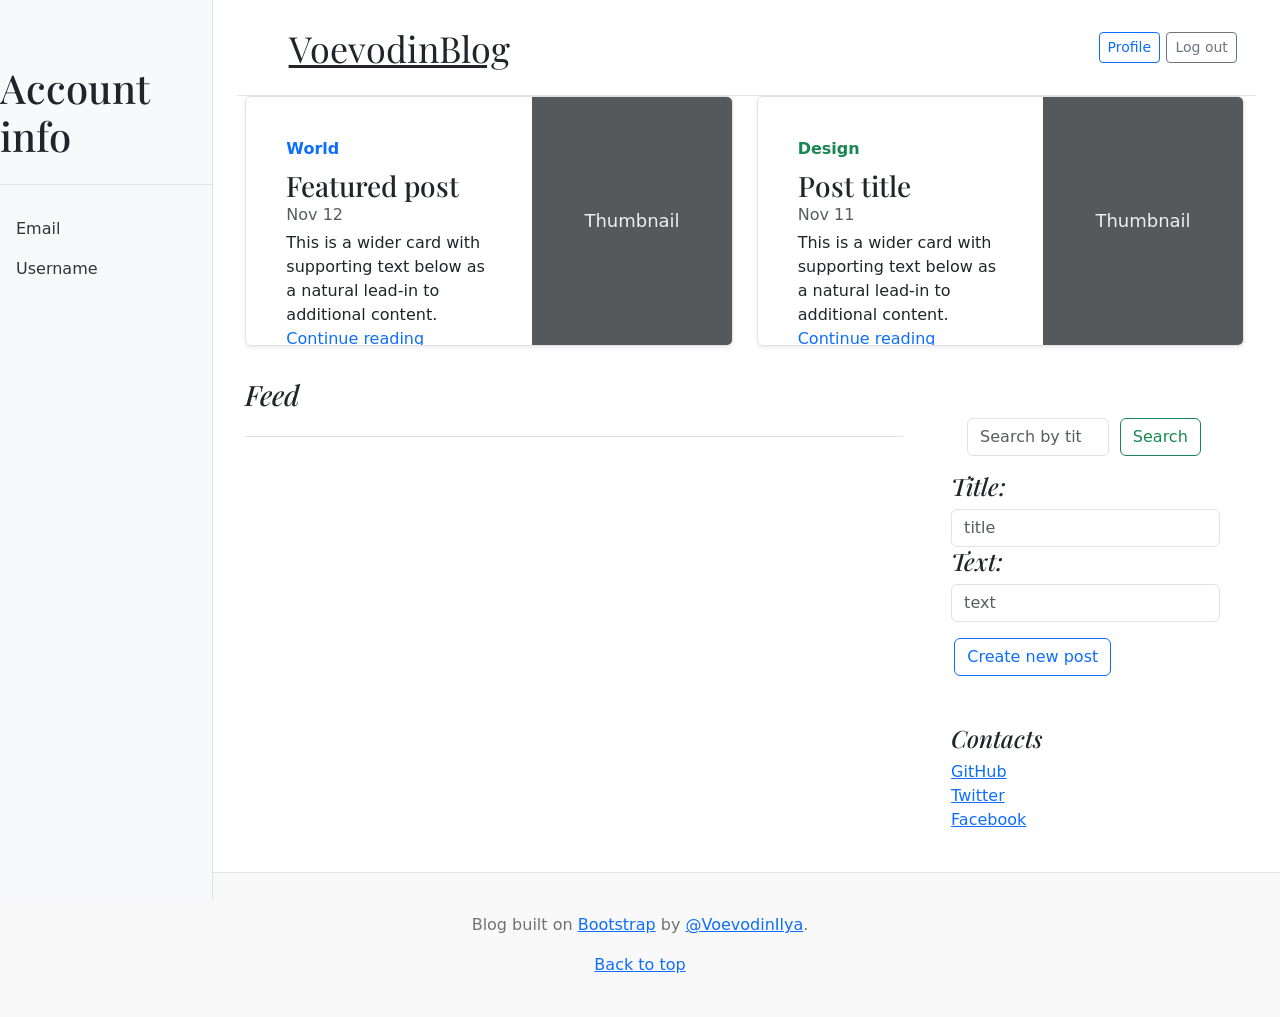
<file: Web Design/WEB2/index.html>
<!doctype html>
<html lang="en">

<head>
  <meta charset="utf-8">
  <meta name="viewport" content="width=device-width, initial-scale=1">
  <meta name="description" content="">
  <meta name="author" content="Voevodin Ilya">
  <meta name="generator" content="Hugo 0.80.0">
  <title>VBlog</title>
  <!-- Icon -->
  <link rel="shortcut icon" href="../register/logo/favicon (1).ico" type="image/x-icon">

  <!-- Bootstrap core CSS -->
  <link href="https://cdn.jsdelivr.net/npm/bootstrap@5.0.0-beta2/dist/css/bootstrap.min.css" rel="stylesheet"
    integrity="sha384-BmbxuPwQa2lc/FVzBcNJ7UAyJxM6wuqIj61tLrc4wSX0szH/Ev+nYRRuWlolflfl" crossorigin="anonymous">

  <style>
    .bd-placeholder-img {
      font-size: 1.125rem;
      text-anchor: middle;
      -webkit-user-select: none;
      -moz-user-select: none;
      user-select: none;
    }

    @media (min-width: 768px) {
      .bd-placeholder-img-lg {
        font-size: 3.5rem;
      }
    }
  </style>


  <!-- Custom styles for this template -->
  <link href="https://fonts.googleapis.com/css?family=Playfair&#43;Display:700,900&amp;display=swap" rel="stylesheet">
  <!-- Custom styles for this template -->
  <link href="blog.css" rel="stylesheet">
</head>

<body>

  <div class="col-md-9 ms-sm-auto col-lg-10 px-md-4">
    <header class="blog-header py-3">
      <div class="row flex-nowrap justify-content-between align-items-center">
        <div class="col-4 text-center">
          <a class="blog-header-logo text-dark" href="./info/info.html">VoevodinBlog</a>
        </div>
        <div class="col-4 d-flex justify-content-end align-items-sm-center">
          <a class="btn btn-sm btn-outline-primary" href="./profile/profile.html">Profile</a>
          <a class="btn btn-sm btn-outline-secondary" href="./sign-in/sign-in.html">Log out</a>
        </div>
      </div>
    </header>
  </div>

  <div class="container-fluid">
    <div class="row">
      <nav id="sidebarMenu" class="col-md-3 col-lg-2 d-md-block bg-light sidebar collapse">
        <div class="position-sticky pt-3">
          <ul class="nav flex-column">
            <h1 class="pb-4 mb-4 times new roman border-bottom">Account info</h1>
            <li class="nav-item">
              <a class="nav-link" href="#">
                <span data-feather="Email"></span>
                Email
              </a>
            </li>
            <li class="nav-item">
              <a class="nav-link" href="#">
                <span data-feather="Username"></span>
                Username
              </a>
            </li>
          </ul>
        </div>
      </nav>
    </div>


    <main class="col-md-9 ms-sm-auto col-lg-10 px-md-4">
      <div class="row mb-2">
        <div class="col-md-6">
          <div class="row g-0 border rounded overflow-hidden flex-md-row mb-4 shadow-sm h-md-250 position-relative">
            <div class="col p-4 d-flex flex-column position-static">
              <strong class="d-inline-block mb-2 text-primary">World</strong>
              <h3 class="mb-0">Featured post</h3>
              <div class="mb-1 text-muted">Nov 12</div>
              <p class="card-text mb-auto">This is a wider card with supporting text below as a natural lead-in to
                additional content.</p>
              <a href="#" class="stretched-link">Continue reading</a>
            </div>
            <div class="col-auto d-none d-lg-block">
              <svg class="bd-placeholder-img" width="200" height="250" xmlns="http://www.w3.org/2000/svg" role="img"
                aria-label="Placeholder: Thumbnail" preserveAspectRatio="xMidYMid slice" focusable="false">
                <title>Placeholder</title>
                <rect width="100%" height="100%" fill="#55595c" /><text x="50%" y="50%" fill="#eceeef"
                  dy=".3em">Thumbnail</text>
              </svg>

            </div>
          </div>
        </div>
        <div class="col-md-6">
          <div class="row g-0 border rounded overflow-hidden flex-md-row mb-4 shadow-sm h-md-250 position-relative">
            <div class="col p-4 d-flex flex-column position-static">
              <strong class="d-inline-block mb-2 text-success">Design</strong>
              <h3 class="mb-0">Post title</h3>
              <div class="mb-1 text-muted">Nov 11</div>
              <p class="mb-auto">This is a wider card with supporting text below as a natural lead-in to additional
                content.</p>
              <a href="#" class="stretched-link">Continue reading</a>
            </div>
            <div class="col-auto d-none d-lg-block">
              <svg class="bd-placeholder-img" width="200" height="250" xmlns="http://www.w3.org/2000/svg" role="img"
                aria-label="Placeholder: Thumbnail" preserveAspectRatio="xMidYMid slice" focusable="false">
                <title>Placeholder</title>
                <rect width="100%" height="100%" fill="#55595c" /><text x="50%" y="50%" fill="#eceeef"
                  dy=".3em">Thumbnail</text>
              </svg>

            </div>
          </div>
        </div>
      </div>

      <div class="row">
        <div class="col-md-8">
          <h3 class="pb-4 mb-4 fst-italic border-bottom">
            Feed
          </h3>
          <div id="app">
            <!-- <article class="blog-post">
              <h2 class="blog-post-title">Sample blog post</h2>
              <p class="blog-post-meta">January 1, 2014 by <a href="#">Mark</a></p>

              <p>This blog post shows a few different types of content that’s supported and styled with Bootstrap. Basic
                typography, images, and code are all supported.</p>
              <hr>
              <p>Yeah, she dances to her own beat. Oh, no. You could've been the greatest. 'Cause, baby, <a
                  href="#">you're a firework</a>. Maybe a reason why all the doors are closed. Open up your heart and
                just
                let it begin. So très chic, yeah, she's a classic.</p>
              <blockquote>
                <p>Bikinis, zucchinis, Martinis, no weenies. I know there will be sacrifice but that's the price.
                  <strong>This is how we do it</strong>. I'm not sticking around to watch you go down. You think you're
                  so
                  rock and roll, but you're really just a joke. I know one spark will shock the world, yeah yeah. Can't
                  replace you with a million rings.
                </p>
              </blockquote>
              <p>Trying to connect the dots, don't know what to tell my boss. Before you met me I was alright but things
                were kinda heavy. You just gotta ignite the light and let it shine. Glitter all over the room <em>pink
                  flamingos</em> in the pool. </p>

              <a class="btn btn-outline-primary" href="../fullpost/fullpost.html">Full post</a>
              <a class="btn btn-outline-warning" href="#">Delete</a>
            </article><

            <article class="blog-post">
              <h2 class="blog-post-title">Another blog post</h2>
              <p class="blog-post-meta">December 23, 2013 by <a href="#">Jacob</a></p>

              <p>I am ready for the road less traveled. Already <a href="#">brushing off the dust</a>. Yeah, you're
                lucky
                if you're on her plane. I used to bite my tongue and hold my breath. Uh, She’s a beast. I call her Karma
                (come back). Black ray-bans, you know she's with the band. I can't sleep let's run away and don't ever
                look back, don't ever look back.</p>
              <blockquote>
                <p>Growing fast into a <strong>bolt of lightning</strong>. Be careful Try not to lead her on</p>
              </blockquote>
              <p>I'm intrigued, for a peek, heard it's fascinating. Oh oh! Wanna be a victim ready for abduction. She's
                got that international smile, oh yeah, she's got that one international smile. Do you ever feel, feel so
                paper thin. I’m gon’ put her in a coma. Sun-kissed skin so hot we'll melt your popsicle.</p>
              <p>This is transcendental, on another level, boy, you're my lucky star.</p>
              <a class="btn btn-outline-primary" href="#">Full post</a>
              <a class="btn btn-outline-warning" href="#">Delete</a>
            </article>

            <article class="blog-post">
              <h2 class="blog-post-title">New feature</h2>
              <p class="blog-post-meta">December 14, 2013 by <a href="#">Chris</a></p>

              <p>From Tokyo to Mexico, to Rio. Yeah, you take me to utopia. I'm walking on air. We'd make out in your
                Mustang to Radiohead. I mean the ones, I mean like she's the one. Sun-kissed skin so hot we'll melt your
                popsicle. Slow cooking pancakes for my boy, still up, still fresh as a Daisy.</p>
              <ul>
                <li>I hope you got a healthy appetite.</li>
                <li>You're never gonna be unsatisfied.</li>
                <li>Got a motel and built a fort out of sheets.</li>
              </ul>
              <p>Don't need apologies. Boy, you're an alien your touch so foreign, it's <em>supernatural</em>,
                extraterrestrial. Talk about our future like we had a clue. I can feel a phoenix inside of me.</p>
              <a class="btn btn-outline-primary" href="#">Full post</a>
              <a class="btn btn-outline-warning" href="#">Delete</a>
            </article> -->
          </div>
        </div>
        <div class="col-md-4">
          <div class="p-4">
            <form class="d-flex">
              <input class="form-control me-2" type="search" placeholder="Search by title" aria-label="Search">
              <button class="btn btn-outline-success" type="submit">Search</button>
            </form>

            <h4 class="fst-italic">Title:</h4>
            <input class="form-control me-2" type="search" placeholder="title" id="title">

            <h4 class="fst-italic">Text:</h4>
            <input class="form-control me-2" type="search" placeholder="text" id="text">



            <button class="btn btn-outline-primary mt-3" id="new">Create new post</button>
          </div>


          <div class="p-4">
            <h4 class="fst-italic">Contacts</h4>
            <ol class="list-unstyled">
              <li><a href="https://github.com/IlyaVoevodin/web1">GitHub</a></li>
              <li><a href="#">Twitter</a></li>
              <li><a href="#">Facebook</a></li>
            </ol>
          </div>
        </div>

      </div><!-- /.row -->

    </main><!-- /.container -->
  </div>

  <footer class="blog-footer">
    <p>Blog built on <a href="https://getbootstrap.com/">Bootstrap</a> by <a
        href="https://twitter.com/mdo">@VoevodinIlya</a>.</p>
    <p>
      <a href="#">Back to top</a>
    </p>
  </footer>
  <script src="./js/main.js" type="module"></script>
</body>

</html>
</file>
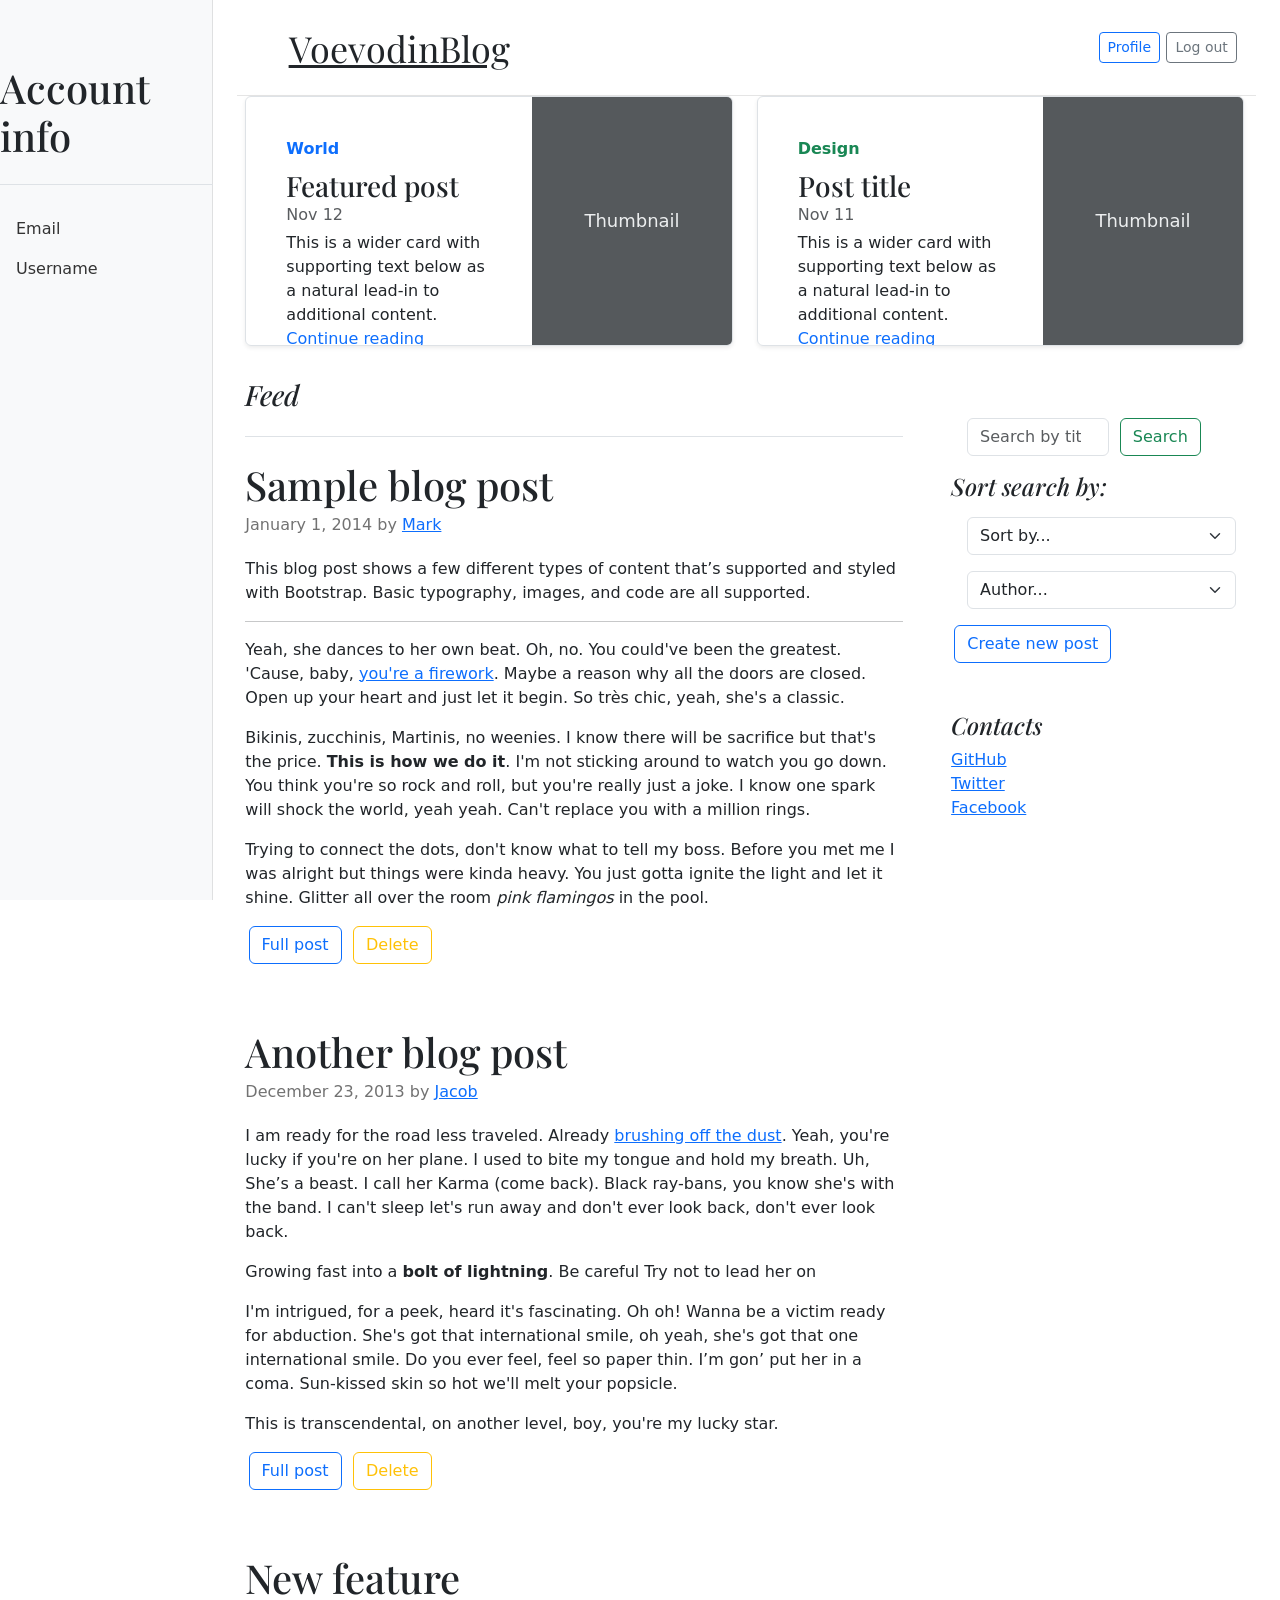
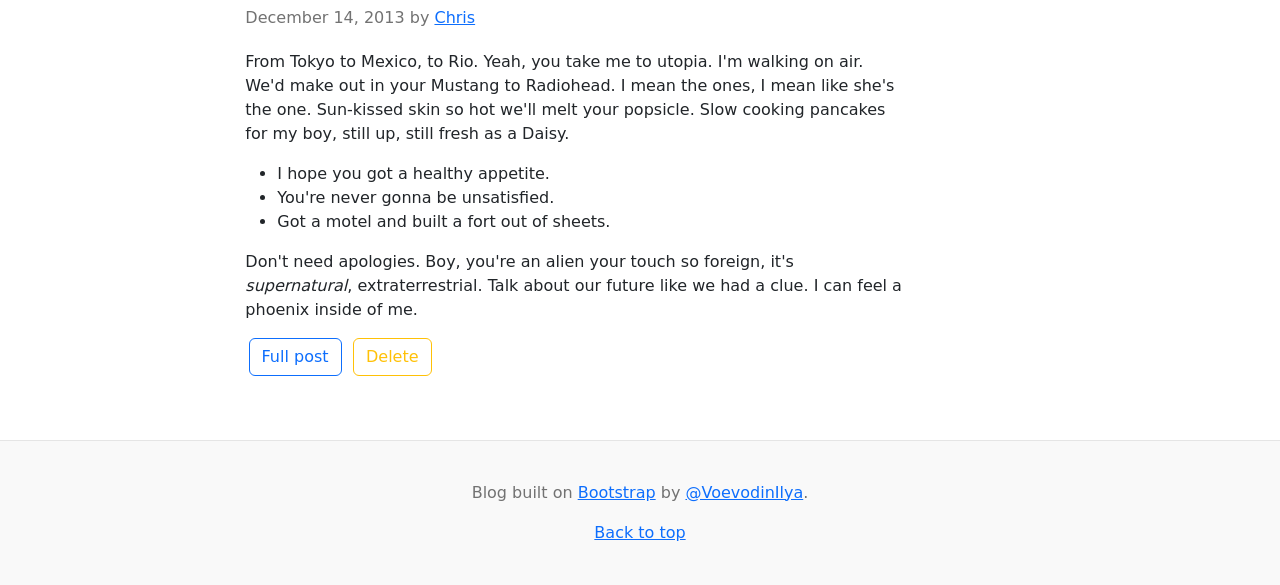
<file: Web Design/WEB1/blog/blog.html>
<!doctype html>
<html lang="en">
  <head>
    <meta charset="utf-8">
    <meta name="viewport" content="width=device-width, initial-scale=1">
    <meta name="description" content="">
    <meta name="author" content="Voevodin Ilya">
    <meta name="generator" content="Hugo 0.80.0">
    <title>VBlog</title>
    <!-- Icon -->
    <link rel="shortcut icon" href="../register/logo/favicon (1).ico" type="image/x-icon">

    <!-- Bootstrap core CSS -->
    <link href="https://cdn.jsdelivr.net/npm/bootstrap@5.0.0-beta2/dist/css/bootstrap.min.css" rel="stylesheet" integrity="sha384-BmbxuPwQa2lc/FVzBcNJ7UAyJxM6wuqIj61tLrc4wSX0szH/Ev+nYRRuWlolflfl" crossorigin="anonymous">

    <style>
      .bd-placeholder-img {
        font-size: 1.125rem;
        text-anchor: middle;
        -webkit-user-select: none;
        -moz-user-select: none;
        user-select: none;
      }

      @media (min-width: 768px) {
        .bd-placeholder-img-lg {
          font-size: 3.5rem;
        }
      }
    </style>

    
    <!-- Custom styles for this template -->
    <link href="https://fonts.googleapis.com/css?family=Playfair&#43;Display:700,900&amp;display=swap" rel="stylesheet">
    <!-- Custom styles for this template -->
    <link href="blog.css" rel="stylesheet">
  </head>
  <body>
    
<div class="col-md-9 ms-sm-auto col-lg-10 px-md-4">
  <header class="blog-header py-3">
    <div class="row flex-nowrap justify-content-between align-items-center">
      <div class="col-4 text-center">
        <a class="blog-header-logo text-dark" href="../info/info.html">VoevodinBlog</a>
      </div>
      <div class="col-4 d-flex justify-content-end align-items-sm-center">
        <a class="btn btn-sm btn-outline-primary" href="../profile/profile.html">Profile</a>
        <a class="btn btn-sm btn-outline-secondary" href="../sign-in/sign-in.html">Log out</a>
      </div>
    </div>
  </header>
</div>

<div class="container-fluid">
  <div class="row">
    <nav id="sidebarMenu" class="col-md-3 col-lg-2 d-md-block bg-light sidebar collapse">
      <div class="position-sticky pt-3">
        <ul class="nav flex-column">
          <h1 class="pb-4 mb-4 times new roman border-bottom">Account info</h1>
          <li class="nav-item">
            <a class="nav-link" href="#">
              <span data-feather="Email"></span>
              Email
            </a>
          </li>
          <li class="nav-item">
            <a class="nav-link" href="#">
              <span data-feather="Username"></span>
              Username
            </a>
          </li>
        </ul>
      </div>
    </nav>
  </div>


  <main class="col-md-9 ms-sm-auto col-lg-10 px-md-4">  
    <div class="row mb-2">
      <div class="col-md-6">
        <div class="row g-0 border rounded overflow-hidden flex-md-row mb-4 shadow-sm h-md-250 position-relative">
          <div class="col p-4 d-flex flex-column position-static">
            <strong class="d-inline-block mb-2 text-primary">World</strong>
            <h3 class="mb-0">Featured post</h3>
            <div class="mb-1 text-muted">Nov 12</div>
            <p class="card-text mb-auto">This is a wider card with supporting text below as a natural lead-in to additional content.</p>
            <a href="#" class="stretched-link">Continue reading</a>
          </div>
          <div class="col-auto d-none d-lg-block">
            <svg class="bd-placeholder-img" width="200" height="250" xmlns="http://www.w3.org/2000/svg" role="img" aria-label="Placeholder: Thumbnail" preserveAspectRatio="xMidYMid slice" focusable="false"><title>Placeholder</title><rect width="100%" height="100%" fill="#55595c"/><text x="50%" y="50%" fill="#eceeef" dy=".3em">Thumbnail</text></svg>

          </div>
        </div>
      </div>
      <div class="col-md-6">
        <div class="row g-0 border rounded overflow-hidden flex-md-row mb-4 shadow-sm h-md-250 position-relative">
          <div class="col p-4 d-flex flex-column position-static">
            <strong class="d-inline-block mb-2 text-success">Design</strong>
            <h3 class="mb-0">Post title</h3>
            <div class="mb-1 text-muted">Nov 11</div>
            <p class="mb-auto">This is a wider card with supporting text below as a natural lead-in to additional content.</p>
            <a href="#" class="stretched-link">Continue reading</a>
          </div>
          <div class="col-auto d-none d-lg-block">
            <svg class="bd-placeholder-img" width="200" height="250" xmlns="http://www.w3.org/2000/svg" role="img" aria-label="Placeholder: Thumbnail" preserveAspectRatio="xMidYMid slice" focusable="false"><title>Placeholder</title><rect width="100%" height="100%" fill="#55595c"/><text x="50%" y="50%" fill="#eceeef" dy=".3em">Thumbnail</text></svg>

          </div>
        </div>
      </div>
    </div>

    <div class="row">
      <div class="col-md-8">
        <h3 class="pb-4 mb-4 fst-italic border-bottom">
          Feed
        </h3>

        <article class="blog-post">
          <h2 class="blog-post-title">Sample blog post</h2>
          <p class="blog-post-meta">January 1, 2014 by <a href="#">Mark</a></p>

          <p>This blog post shows a few different types of content that’s supported and styled with Bootstrap. Basic typography, images, and code are all supported.</p>
          <hr>
          <p>Yeah, she dances to her own beat. Oh, no. You could've been the greatest. 'Cause, baby, <a href="#">you're a firework</a>. Maybe a reason why all the doors are closed. Open up your heart and just let it begin. So très chic, yeah, she's a classic.</p>
          <blockquote>
            <p>Bikinis, zucchinis, Martinis, no weenies. I know there will be sacrifice but that's the price. <strong>This is how we do it</strong>. I'm not sticking around to watch you go down. You think you're so rock and roll, but you're really just a joke. I know one spark will shock the world, yeah yeah. Can't replace you with a million rings.</p>
          </blockquote>
          <p>Trying to connect the dots, don't know what to tell my boss. Before you met me I was alright but things were kinda heavy. You just gotta ignite the light and let it shine. Glitter all over the room <em>pink flamingos</em> in the pool. </p>
          
          <a class="btn btn-outline-primary" href="../fullpost/fullpost.html">Full post</a>
          <a class="btn btn-outline-warning" href="#">Delete</a>
        </article><!-- /.blog-post -->

        <article class="blog-post">
          <h2 class="blog-post-title">Another blog post</h2>
          <p class="blog-post-meta">December 23, 2013 by <a href="#">Jacob</a></p>

          <p>I am ready for the road less traveled. Already <a href="#">brushing off the dust</a>. Yeah, you're lucky if you're on her plane. I used to bite my tongue and hold my breath. Uh, She’s a beast. I call her Karma (come back). Black ray-bans, you know she's with the band. I can't sleep let's run away and don't ever look back, don't ever look back.</p>
          <blockquote>
            <p>Growing fast into a <strong>bolt of lightning</strong>. Be careful Try not to lead her on</p>
          </blockquote>
          <p>I'm intrigued, for a peek, heard it's fascinating. Oh oh! Wanna be a victim ready for abduction. She's got that international smile, oh yeah, she's got that one international smile. Do you ever feel, feel so paper thin. I’m gon’ put her in a coma. Sun-kissed skin so hot we'll melt your popsicle.</p>
          <p>This is transcendental, on another level, boy, you're my lucky star.</p>
          <a class="btn btn-outline-primary" href="#">Full post</a>
          <a class="btn btn-outline-warning" href="#">Delete</a>
        </article><!-- /.blog-post -->

        <article class="blog-post">
          <h2 class="blog-post-title">New feature</h2>
          <p class="blog-post-meta">December 14, 2013 by <a href="#">Chris</a></p>

          <p>From Tokyo to Mexico, to Rio. Yeah, you take me to utopia. I'm walking on air. We'd make out in your Mustang to Radiohead. I mean the ones, I mean like she's the one. Sun-kissed skin so hot we'll melt your popsicle. Slow cooking pancakes for my boy, still up, still fresh as a Daisy.</p>
          <ul>
            <li>I hope you got a healthy appetite.</li>
            <li>You're never gonna be unsatisfied.</li>
            <li>Got a motel and built a fort out of sheets.</li>
          </ul>
          <p>Don't need apologies. Boy, you're an alien your touch so foreign, it's <em>supernatural</em>, extraterrestrial. Talk about our future like we had a clue. I can feel a phoenix inside of me.</p>
          <a class="btn btn-outline-primary" href="#">Full post</a>
          <a class="btn btn-outline-warning" href="#">Delete</a>
        </article><!-- /.blog-post -->
      </div>

      <div class="col-md-4">
        <div class="p-4">
          <form class="d-flex">
            <input class="form-control me-2" type="search" placeholder="Search by title" aria-label="Search">
            <button class="btn btn-outline-success" type="submit">Search</button>
          </form>

          <h4 class="fst-italic">Sort search by:</h4>
          <select class="form-select" id="sort-search" required>
            <option value="">Sort by...</option>
            <option>Title (A)->(Z)</option>
            <option>Title (Z)->(A)</option>
            <option>Date</option>
          </select>

          <select class="form-select" id="sort-author" required>
            <option value="">Author...</option>
            <option>Mark</option>
            <option>Jacob</option>
            <option>Chris</option>
          </select>
          <a class="btn btn-outline-primary" href="../newpost/newpost.html">Create new post</a>
        </div>


        <div class="p-4">
          <h4 class="fst-italic">Contacts</h4>
          <ol class="list-unstyled">
            <li><a href="https://github.com/IlyaVoevodin/web1">GitHub</a></li>
            <li><a href="#">Twitter</a></li>
            <li><a href="#">Facebook</a></li>
          </ol>
        </div>
      </div>

    </div><!-- /.row -->

  </main><!-- /.container -->
</div>

<footer class="blog-footer">
  <p>Blog built on <a href="https://getbootstrap.com/">Bootstrap</a> by <a href="https://twitter.com/mdo">@VoevodinIlya</a>.</p>
  <p>
    <a href="#">Back to top</a>
  </p>
</footer>
    
  </body>
</html>
</file>
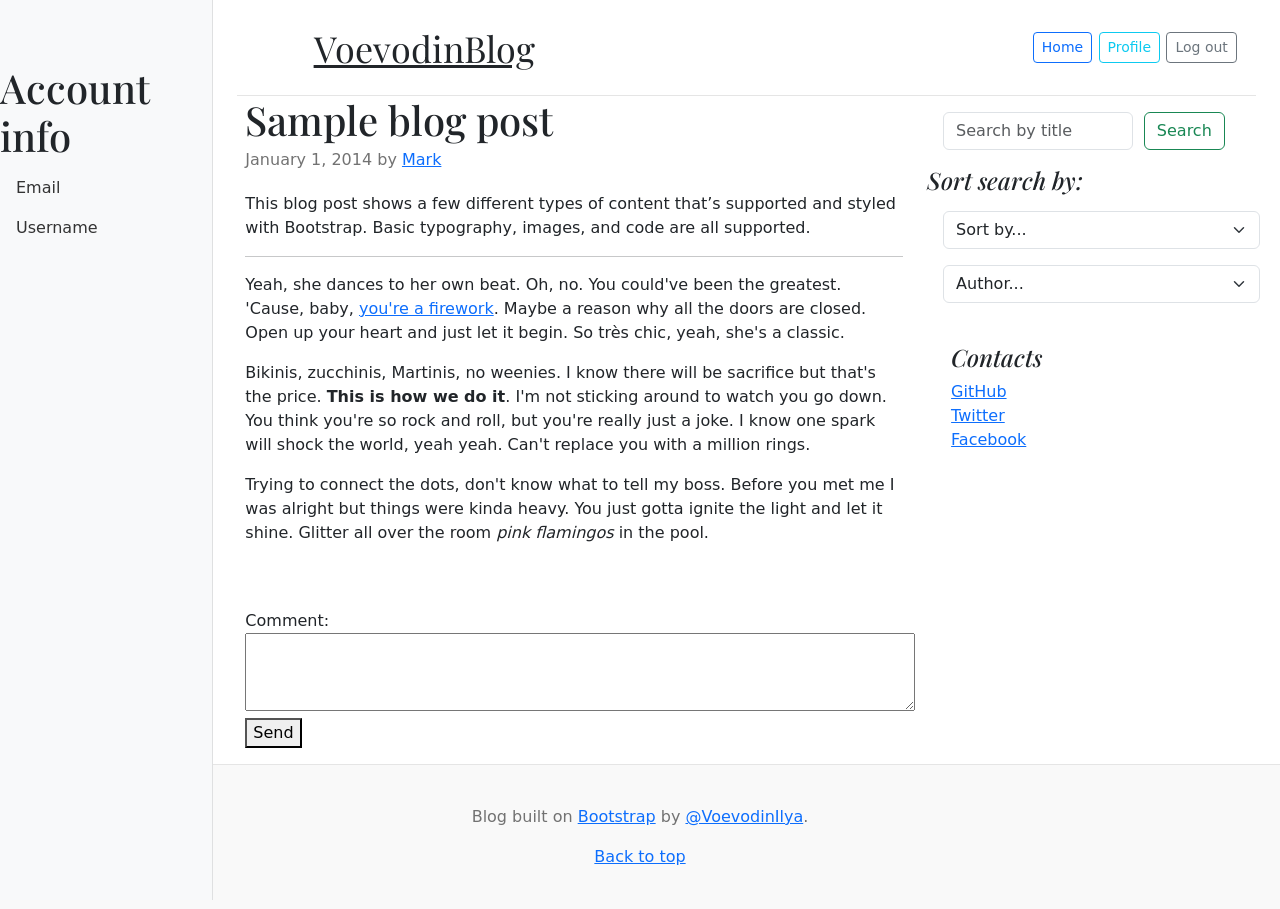
<file: Web Design/WEB1/fullpost/fullpost.html>
<!doctype html>
<html lang="en">
  <head>
    <meta charset="utf-8">
    <meta name="viewport" content="width=device-width, initial-scale=1">
    <meta name="description" content="">
    <meta name="author" content="Voevodin Ilya">
    <meta name="generator" content="Hugo 0.80.0">
    <title>VBlog</title>
    <!-- Icon -->
    <link rel="shortcut icon" href="../register/logo/favicon (1).ico" type="image/x-icon">

    <!-- Bootstrap core CSS -->
    <link href="https://cdn.jsdelivr.net/npm/bootstrap@5.0.0-beta2/dist/css/bootstrap.min.css" rel="stylesheet" integrity="sha384-BmbxuPwQa2lc/FVzBcNJ7UAyJxM6wuqIj61tLrc4wSX0szH/Ev+nYRRuWlolflfl" crossorigin="anonymous">

    <style>
      .bd-placeholder-img {
        font-size: 1.125rem;
        text-anchor: middle;
        -webkit-user-select: none;
        -moz-user-select: none;
        user-select: none;
      }

      @media (min-width: 768px) {
        .bd-placeholder-img-lg {
          font-size: 3.5rem;
        }
      }
    </style>
    
    <!-- Custom styles for this template -->
    <link href="https://fonts.googleapis.com/css?family=Playfair&#43;Display:700,900&amp;display=swap" rel="stylesheet">
    <!-- Custom styles for this template -->
    <link href="fullpost.css" rel="stylesheet">
  </head>
 <body>
    
  <div class="col-md-9 ms-sm-auto col-lg-10 px-md-4">
    <header class="blog-header py-3">
      <div class="row flex-nowrap justify-content-between align-items-center">
        <div class="col-4 text-center">
          <a class="blog-header-logo text-dark" href="../info/info.html">VoevodinBlog</a>
        </div>
        <div class="col-4 d-flex justify-content-end align-items-center">
          <a class="btn btn-sm btn-outline-primary" href="../blog/blog.html">Home</a>
          <a class="btn btn-sm btn-outline-info" href="../profile/profile.html">Profile</a>
          <a class="btn btn-sm btn-outline-secondary" href="../sign-in/sign-in.html">Log out</a>
        </div>
      </div>
    </header>
  </div>

  <div class="container-fluid">
    <div class="row">
      <nav id="sidebarMenu" class="col-md-3 col-lg-2 d-md-block bg-light sidebar collapse">
        <div class="position-sticky pt-3">
          <ul class="nav flex-column">
            <h1 class="times new roman">Account info</h1>
            <li class="nav-item">
              <a class="nav-link" href="#">
                <span data-feather="Email"></span>
                Email
              </a>
            </li>
            <li class="nav-item">
              <a class="nav-link" href="#">
                <span data-feather="Username"></span>
                Username
              </a>
            </li>
          </ul>
        </div>
      </nav>
    </div>


    <main class="col-md-9 ms-sm-auto col-lg-10 px-md-4">  
      <div class="row">
        <div class="col-md-8">
          <article class="blog-post">
            <h2 class="blog-post-title">Sample blog post</h2>
            <p class="blog-post-meta">January 1, 2014 by <a href="#">Mark</a></p>

            <p>This blog post shows a few different types of content that’s supported and styled with Bootstrap. Basic typography, images, and code are all supported.</p>
            <hr>
            <p>Yeah, she dances to her own beat. Oh, no. You could've been the greatest. 'Cause, baby, <a href="#">you're a firework</a>. Maybe a reason why all the doors are closed. Open up your heart and just let it begin. So très chic, yeah, she's a classic.</p>
            <blockquote>
              <p>Bikinis, zucchinis, Martinis, no weenies. I know there will be sacrifice but that's the price. <strong>This is how we do it</strong>. I'm not sticking around to watch you go down. You think you're so rock and roll, but you're really just a joke. I know one spark will shock the world, yeah yeah. Can't replace you with a million rings.</p>
            </blockquote>
            <p>Trying to connect the dots, don't know what to tell my boss. Before you met me I was alright but things were kinda heavy. You just gotta ignite the light and let it shine. Glitter all over the room <em>pink flamingos</em> in the pool. </p>
            
          </article><!-- /.blog-post -->
          <label for="content">Comment:</label>
          <br><textarea rows="3" cols="80" id="content" name="content">
          </textarea>
          <br><button class="btn-outline-primary" type="submit"> Send </button>
        </div>

        <div class="col-md-4">
          <form class="d-flex">
            <input class="form-control me-2" type="search" placeholder="Search by title" aria-label="Search">
            <button class="btn btn-outline-success" type="submit">Search</button>
          </form>
          <h4 class="fst-italic">Sort search by:</h4>
          <select class="form-select" id="sort-search" required>
            <option value="">Sort by...</option>
            <option>Title (A)->(Z)</option>
            <option>Title (Z)->(A)</option>
            <option>Date</option>
          </select>

          <select class="form-select" id="sort-author" required>
            <option value="">Author...</option>
            <option>Mark</option>
            <option>Jacob</option>
            <option>Chris</option>
          </select>

          <div class="p-4">
            <h4 class="fst-italic">Contacts</h4>
            <ol class="list-unstyled">
              <li><a href="https://github.com/IlyaVoevodin/web1">GitHub</a></li>
              <li><a href="#">Twitter</a></li>
              <li><a href="#">Facebook</a></li>
            </ol>
          </div>
        </div>

      </div><!-- /.row -->

    </main><!-- /.container -->
  </div>

  <footer class="blog-footer">
    <p>Blog built on <a href="https://getbootstrap.com/">Bootstrap</a> by <a href="https://twitter.com/mdo">@VoevodinIlya</a>.</p>
    <p>
      <a href="#">Back to top</a>
    </p>
  </footer>
    
  </body>
</html>
</file>
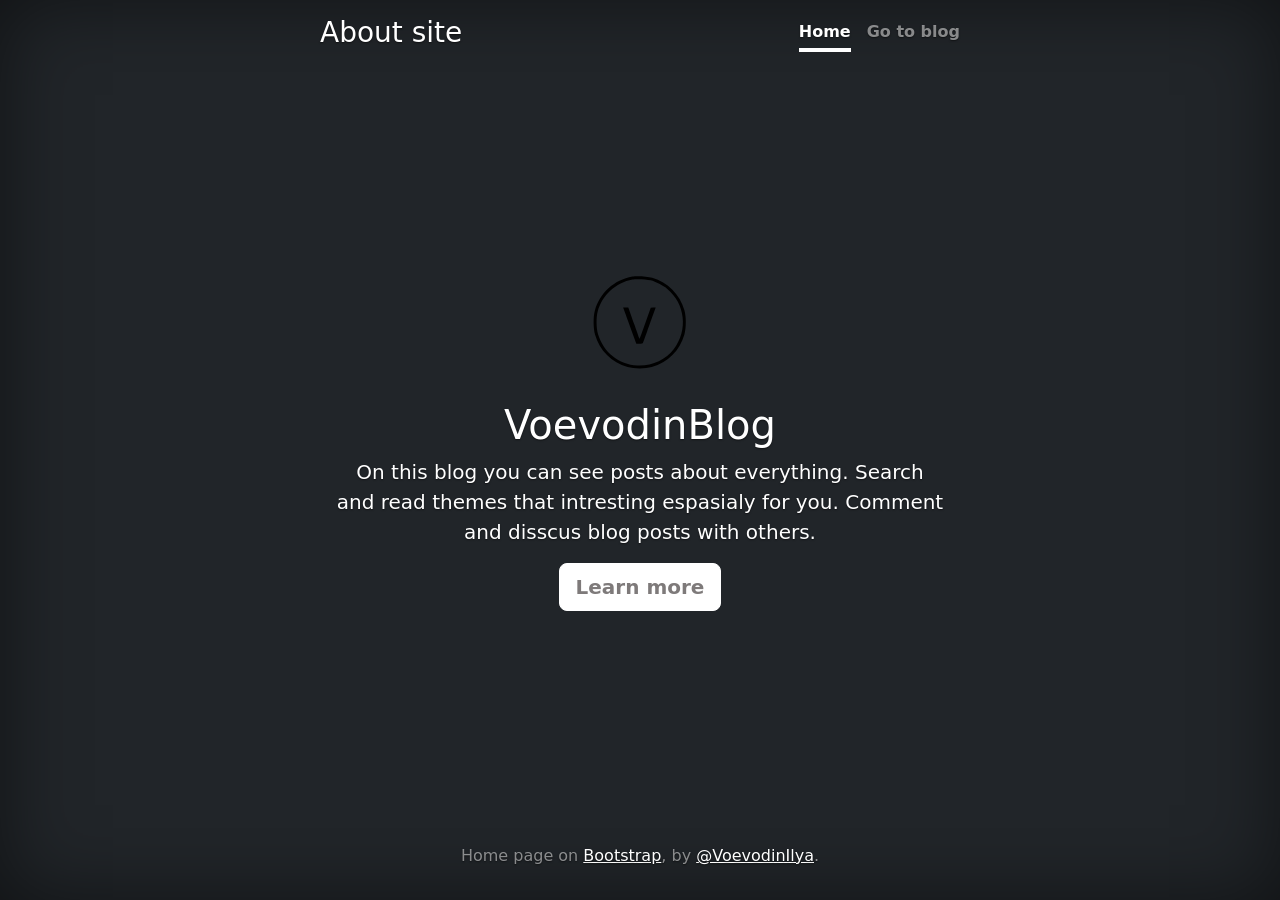
<file: Web Design/WEB1/info/info.html>
<!doctype html>
<html lang="en" class="h-100">
  <head>
    <meta charset="utf-8">
    <meta name="viewport" content="width=device-width, initial-scale=1">
    <meta name="description" content="">
    <meta name="author" content="Voevodin Ilya">
    <meta name="generator" content="Hugo 0.80.0">
    <title>Home VBlog</title>

    <link rel="canonical" href="https://getbootstrap.com/docs/5.0/examples/cover/">

    

    <!-- Bootstrap core CSS -->
    <link href="https://cdn.jsdelivr.net/npm/bootstrap@5.0.0-beta2/dist/css/bootstrap.min.css" rel="stylesheet" integrity="sha384-BmbxuPwQa2lc/FVzBcNJ7UAyJxM6wuqIj61tLrc4wSX0szH/Ev+nYRRuWlolflfl" crossorigin="anonymous">

    <style>
      .bd-placeholder-img {
        font-size: 1.125rem;
        text-anchor: middle;
        -webkit-user-select: none;
        -moz-user-select: none;
        user-select: none;
      }

      @media (min-width: 768px) {
        .bd-placeholder-img-lg {
          font-size: 3.5rem;
        }
      }
    </style>

    
    <!-- Custom styles for this template -->
    <link href="https://fonts.googleapis.com/css?family=Playfair&#43;Display:700,900&amp;display=swap" rel="stylesheet">
    <link href="info.css" rel="stylesheet">
  </head>
  <body class="d-flex h-100 text-center text-white bg-dark">
    
<div class="cover-container d-flex w-100 h-100 p-3 mx-auto flex-column">
  <header class="mb-auto">
    <div>
      <h3 class="float-md-start mb-0">About site</h3>
      <nav class="nav nav-masthead justify-content-center float-md-end">
        <a class="nav-link active" aria-current="page" href="#">Home</a>
        <a class="nav-link" href="../blog/blog.html">Go to blog</a>
      </nav>
    </div>
  </header>

  <main class="px-3">
    <img class="mb-4" src="../sign-in/logo/VLOGO.svg" alt="" width="122" height="107">
    <h1>VoevodinBlog</h1>
    <p class="lead">On this blog you can see posts about everything. Search and read themes that intresting espasialy for you. Comment and disscus blog posts with others.</p>
    <p class="lead">
      <a href="#" class="btn btn-lg btn-secondary fw-bold border-white bg-white">Learn more</a>
    </p>
  </main>

  <footer class="mt-auto text-white-50">
    <p>Home page on <a href="https://getbootstrap.com/" class="text-white">Bootstrap</a>, by <a href="https://twitter.com/VoevodinIlya" class="text-white">@VoevodinIlya</a>.</p>
  </footer>
</div>
    
  </body>
</html>
</file>
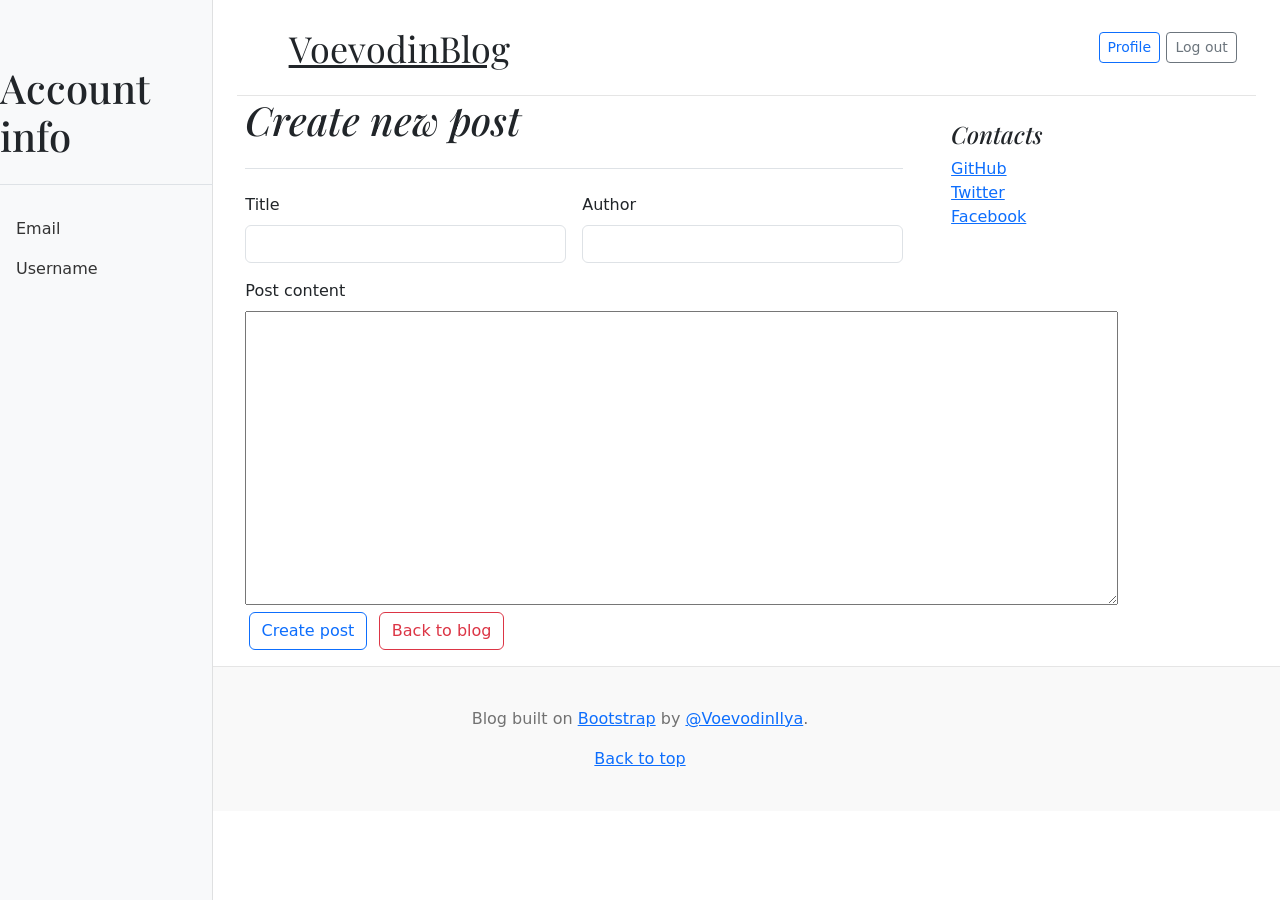
<file: Web Design/WEB1/newpost/newpost.html>
<!doctype html>
<html lang="en">
  <head>
    <meta charset="utf-8">
    <meta name="viewport" content="width=device-width, initial-scale=1">
    <meta name="description" content="">
    <meta name="author" content="Voevodin Ilya">
    <meta name="generator" content="Hugo 0.80.0">
    <title>VBlog</title>

    <!-- Bootstrap core CSS -->
    <link href="https://cdn.jsdelivr.net/npm/bootstrap@5.0.0-beta2/dist/css/bootstrap.min.css" rel="stylesheet" integrity="sha384-BmbxuPwQa2lc/FVzBcNJ7UAyJxM6wuqIj61tLrc4wSX0szH/Ev+nYRRuWlolflfl" crossorigin="anonymous">

    <style>
      .bd-placeholder-img {
        font-size: 1.125rem;
        text-anchor: middle;
        -webkit-user-select: none;
        -moz-user-select: none;
        user-select: none;
      }

      @media (min-width: 768px) {
        .bd-placeholder-img-lg {
          font-size: 3.5rem;
        }
      }
    </style>

    
    <!-- Custom styles for this template -->
    <link href="https://fonts.googleapis.com/css?family=Playfair&#43;Display:700,900&amp;display=swap" rel="stylesheet">
    <!-- Custom styles for this template -->
    <link href="newpost.css" rel="stylesheet">
  </head>
  <body>
    
<div class="col-md-9 ms-sm-auto col-lg-10 px-md-4">
  <header class="blog-header py-3">
    <div class="row flex-nowrap justify-content-between align-items-center">
      <div class="col-4 text-center">
        <a class="blog-header-logo text-dark" href="../info/info.html">VoevodinBlog</a>
      </div>
      <div class="col-4 d-flex justify-content-end align-items-center">
        <a class="btn btn-sm btn-outline-primary" href="../profile/profile.html">Profile</a>
        <a class="btn btn-sm btn-outline-secondary" href="../sign-in/sign-in.html">Log out</a>
      </div>
    </div>
  </header>
</div>

<div class="container-fluid">
  <div class="row">
    <nav id="sidebarMenu" class="col-md-3 col-lg-2 d-md-block bg-light sidebar collapse">
      <div class="position-sticky pt-3">
        <ul class="nav flex-column">
          <h1 class="pb-4 mb-4 times new roman border-bottom">Account info</h1>
          <li class="nav-item">
            <a class="nav-link" href="#">
              <span data-feather="email"></span>
              Email
            </a>
          </li>
          <li class="nav-item">
            <a class="nav-link" href="#">
              <span data-feather="username"></span>
              Username
            </a>
          </li>
        </ul>
      </div>
    </nav>
  </div>

  <main class="col-md-9 ms-sm-auto col-lg-10 px-md-4">  
    <div class="row">
      <div class="col-md-7 col-lg-8">
        <h1 class="pb-4 mb-4 fst-italic border-bottom">
          Create new post
        </h1>
        <form class="needs-validation" novalidate>
          <div class="row g-3">
            <div class="col-sm-6">
              <label for="firstName" class="form-label">Title</label>
              <input type="text" class="form-control" id="title-post" placeholder="" value="" required>
              <div class="invalid-feedback">
                Valid title is required.
              </div>
            </div>

            <div class="col-sm-6">
              <label for="lastName" class="form-label">Author</label>
              <input type="text" class="form-control" id="author-name" placeholder="" value="" required>
              <div class="invalid-feedback">
                Valid author name is required.
              </div>
            </div>

            <div class="col-sm-6">
              <label for="lastName" class="form-label">Post content</label>
              <br><textarea rows="12" cols="105" id="content" name="content">
              </textarea>
              <!--<button class="btn-outline-primary" type="submit">Create post</button>-->
              <a class="btn btn-outline-primary" href="../blog/blog.html">Create post</a>
              <a class="btn btn-outline-danger" href="../blog/blog.html">Back to blog</a>
            </div>
          </div>
        </form>
    </div>

      <div class="col-md-4">
        <div class="p-4">
          <h4 class="fst-italic">Contacts</h4>
          <ol class="list-unstyled">
            <li><a href="https://github.com/IlyaVoevodin/web1">GitHub</a></li>
            <li><a href="#">Twitter</a></li>
            <li><a href="#">Facebook</a></li>
          </ol>
        </div>
      </div>

    </div><!-- /.row -->

  </main><!-- /.container -->
</div>

<footer class="blog-footer">
  <p>Blog built on <a href="https://getbootstrap.com/">Bootstrap</a> by <a href="https://twitter.com/mdo">@VoevodinIlya</a>.</p>
  <p>
    <a href="#">Back to top</a>
  </p>
</footer>

  </body>
</html>
</file>
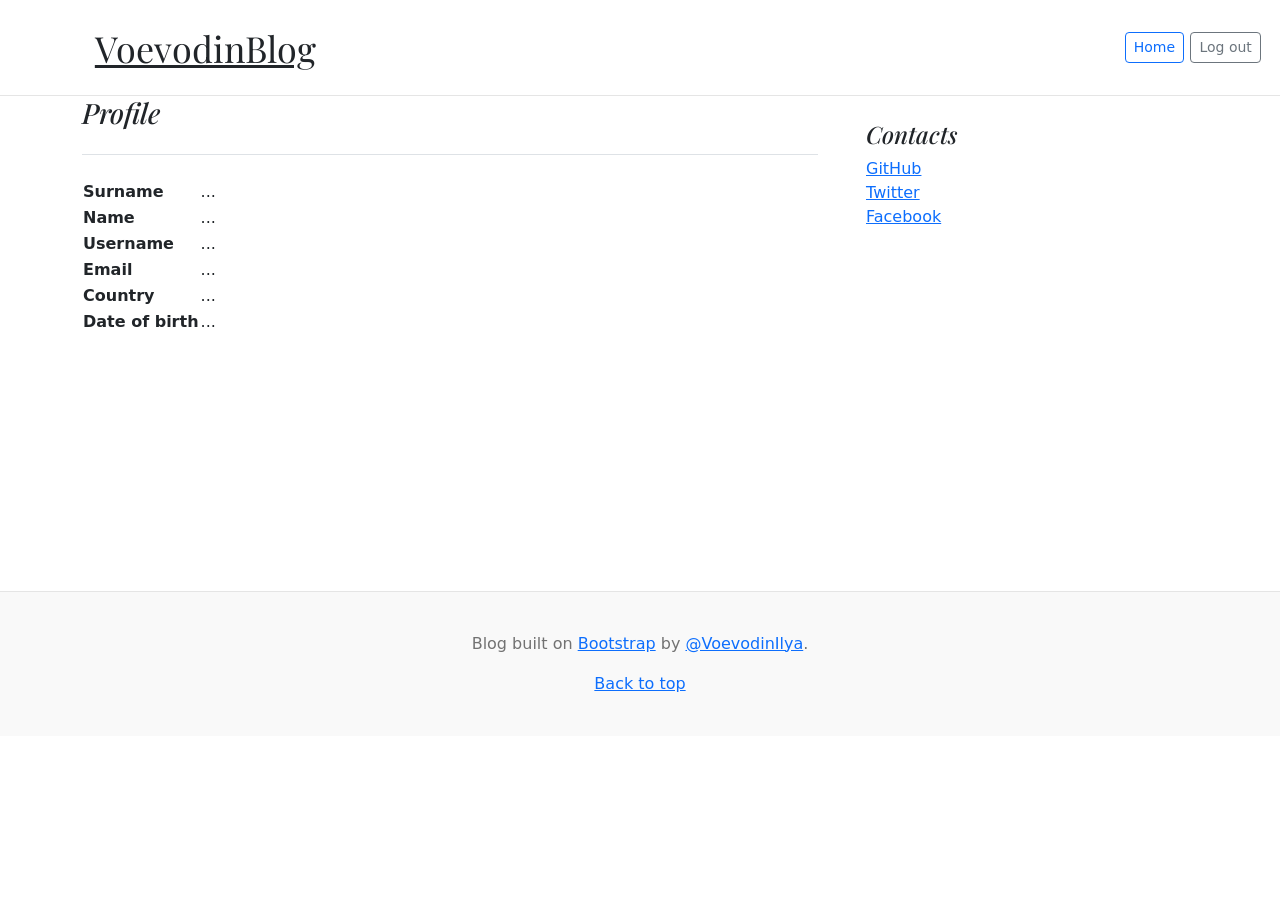
<file: Web Design/WEB1/profile/profile.html>
<!doctype html>
<html lang="en">
  <head>
    <meta charset="utf-8">
    <meta name="viewport" content="width=device-width, initial-scale=1">
    <meta name="description" content="">
    <meta name="author" content="Voevodin Ilya">
    <meta name="generator" content="Hugo 0.80.0">
    <title>VBlog</title>
    <!-- Icon -->
    <link rel="shortcut icon" href="../register/logo/favicon (1).ico" type="image/x-icon">

    <!-- Bootstrap core CSS -->
    <link href="https://cdn.jsdelivr.net/npm/bootstrap@5.0.0-beta2/dist/css/bootstrap.min.css" rel="stylesheet" integrity="sha384-BmbxuPwQa2lc/FVzBcNJ7UAyJxM6wuqIj61tLrc4wSX0szH/Ev+nYRRuWlolflfl" crossorigin="anonymous">

    <style>
      .bd-placeholder-img {
        font-size: 1.125rem;
        text-anchor: middle;
        -webkit-user-select: none;
        -moz-user-select: none;
        user-select: none;
      }

      @media (min-width: 768px) {
        .bd-placeholder-img-lg {
          font-size: 3.5rem;
        }
      }
    </style>

    
    <!-- Custom styles for this template -->
    <link href="https://fonts.googleapis.com/css?family=Playfair&#43;Display:700,900&amp;display=swap" rel="stylesheet">
    <!-- Custom styles for this template -->
    <link href="profile.css" rel="stylesheet">
  </head>
  <body>
    
<div class="row">
  <header class="blog-header py-3">
    <div class="row flex-nowrap justify-content-between align-items-center">
      <div class="col-4 text-center">
        <a class="blog-header-logo text-dark" href="../info/info.html">VoevodinBlog</a>
      </div>
      <div class="col-4 d-flex justify-content-end align-items-center">
        <a class="btn btn-sm btn-outline-primary" href="../blog/blog.html">Home</a>
        <a class="btn btn-sm btn-outline-secondary" href="../sign-in/sign-in.html">Log out</a>
      </div>
    </div>
  </header>
</div>

<div class="container-fluid">
  <main class="container">  
    <div class="row">
      <div class="col-md-8">
        <h3 class="pb-4 mb-4 fst-italic border-bottom">
          Profile
        </h3>

        <table>
          <tr>
            <th>Surname</th>
            <td>...</td>
          </tr>
          <tr>
            <th>Name</th>
            <td>...</td>
          </tr>
          <tr>
            <th>Username</th>
            <td>...</td>
          </tr>
          <tr>
            <th>Email</th>
            <td>...</td>
          </tr>
          <tr>
            <th>Country</th>
            <td>...</td>
          </tr>
          <tr>
            <th>Date of birth</th>
            <td>...</td>
          </tr>
        </table>
      </div>

      <div class="col-md-4">
        <div class="p-4">
          <h4 class="fst-italic">Contacts</h4>
          <ol class="list-unstyled">
            <li><a href="https://github.com/IlyaVoevodin/web1">GitHub</a></li>
            <li><a href="#">Twitter</a></li>
            <li><a href="#">Facebook</a></li>
          </ol>
        </div>
      </div>

    </div><!-- /.row -->

  </main><!-- /.container -->
</div>

<footer class="blog-footer">
  <p>Blog built on <a href="https://getbootstrap.com/">Bootstrap</a> by <a href="https://twitter.com/mdo">@VoevodinIlya</a>.</p>
  <p>
    <a href="#">Back to top</a>
  </p>
</footer>
    
  </body>
</html>
</file>
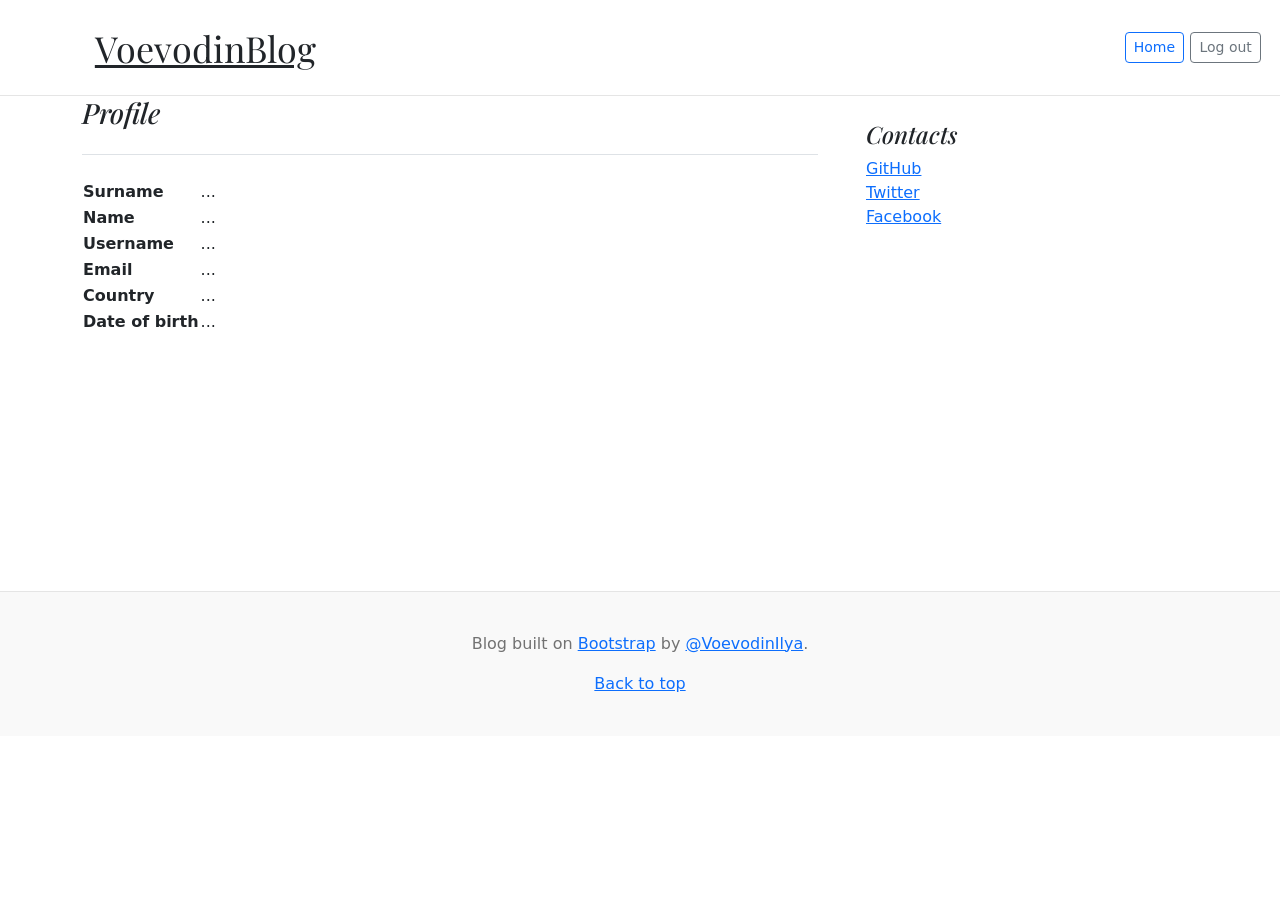
<file: Web Design/WEB2/profile/profile.html>
<!doctype html>
<html lang="en">
  <head>
    <meta charset="utf-8">
    <meta name="viewport" content="width=device-width, initial-scale=1">
    <meta name="description" content="">
    <meta name="author" content="Voevodin Ilya">
    <meta name="generator" content="Hugo 0.80.0">
    <title>VBlog</title>
    <!-- Icon -->
    <link rel="shortcut icon" href="../register/logo/favicon (1).ico" type="image/x-icon">

    <!-- Bootstrap core CSS -->
    <link href="https://cdn.jsdelivr.net/npm/bootstrap@5.0.0-beta2/dist/css/bootstrap.min.css" rel="stylesheet" integrity="sha384-BmbxuPwQa2lc/FVzBcNJ7UAyJxM6wuqIj61tLrc4wSX0szH/Ev+nYRRuWlolflfl" crossorigin="anonymous">

    <style>
      .bd-placeholder-img {
        font-size: 1.125rem;
        text-anchor: middle;
        -webkit-user-select: none;
        -moz-user-select: none;
        user-select: none;
      }

      @media (min-width: 768px) {
        .bd-placeholder-img-lg {
          font-size: 3.5rem;
        }
      }
    </style>

    
    <!-- Custom styles for this template -->
    <link href="https://fonts.googleapis.com/css?family=Playfair&#43;Display:700,900&amp;display=swap" rel="stylesheet">
    <!-- Custom styles for this template -->
    <link href="profile.css" rel="stylesheet">
  </head>
  <body>
    
<div class="row">
  <header class="blog-header py-3">
    <div class="row flex-nowrap justify-content-between align-items-center">
      <div class="col-4 text-center">
        <a class="blog-header-logo text-dark" href="../info/info.html">VoevodinBlog</a>
      </div>
      <div class="col-4 d-flex justify-content-end align-items-center">
        <a class="btn btn-sm btn-outline-primary" href="../index.html">Home</a>
        <a class="btn btn-sm btn-outline-secondary" href="../sign-in/sign-in.html">Log out</a>
      </div>
    </div>
  </header>
</div>

<div class="container-fluid">
  <main class="container">  
    <div class="row">
      <div class="col-md-8">
        <h3 class="pb-4 mb-4 fst-italic border-bottom">
          Profile
        </h3>

        <table>
          <tr>
            <th>Surname</th>
            <td>...</td>
          </tr>
          <tr>
            <th>Name</th>
            <td>...</td>
          </tr>
          <tr>
            <th>Username</th>
            <td>...</td>
          </tr>
          <tr>
            <th>Email</th>
            <td>...</td>
          </tr>
          <tr>
            <th>Country</th>
            <td>...</td>
          </tr>
          <tr>
            <th>Date of birth</th>
            <td>...</td>
          </tr>
        </table>
      </div>

      <div class="col-md-4">
        <div class="p-4">
          <h4 class="fst-italic">Contacts</h4>
          <ol class="list-unstyled">
            <li><a href="https://github.com/IlyaVoevodin/web1">GitHub</a></li>
            <li><a href="#">Twitter</a></li>
            <li><a href="#">Facebook</a></li>
          </ol>
        </div>
      </div>

    </div><!-- /.row -->

  </main><!-- /.container -->
</div>

<footer class="blog-footer">
  <p>Blog built on <a href="https://getbootstrap.com/">Bootstrap</a> by <a href="https://twitter.com/mdo">@VoevodinIlya</a>.</p>
  <p>
    <a href="#">Back to top</a>
  </p>
</footer>
    
  </body>
</html>
</file>
<file: Web Design/WEB2/blog.css>
/* stylelint-disable selector-list-comma-newline-after */

.blog-header {
  line-height: 1;
  border-bottom: 1px solid #e5e5e5;
}

.blog-header-logo {
  font-family: "Playfair Display", Georgia, "Times New Roman", serif/*rtl:Amiri, Georgia, "Times New Roman", serif*/;
  font-size: 2.25rem;
}

.blog-header-logo:hover {
  text-decoration: none;
}

h1, h2, h3, h4, h5, h6 {
  font-family: "Playfair Display", Georgia, "Times New Roman", serif/*rtl:Amiri, Georgia, "Times New Roman", serif*/;
}

.display-4 {
  left: 100px;
  font-size: 2.5rem;
}
@media (min-width: 768px) {
  .display-4 {
    font-size: 3rem;
  }
}

.sidebar {
  position: fixed;
  top: 0;
  /* rtl:raw:
  right: 0;
  */
  bottom: 0;
  /* rtl:remove */
  left: 0;
  z-index: 100; /* Behind the navbar */
  padding: 48px 0 0; /* Height of navbar */
  box-shadow: inset -1px 0 0 rgba(0, 0, 0, .1);
}

@media (max-width: 767.98px) {
  .sidebar {
    top: 5rem;
  }
}

.sidebar-sticky {
  position: relative;
  top: 0;
  height: calc(100vh - 48px);
  padding-top: .5rem;
  overflow-x: hidden;
  overflow-y: auto; /* Scrollable contents if viewport is shorter than content. */
}

.sidebar .nav-link {
  font-weight: 500;
  color: #333;
}

.sidebar .nav-link .feather {
  margin-right: 4px;
  color: #727272;
}

.sidebar .nav-link.active {
  color: #007bff;
}

.sidebar .nav-link:hover .feather,
.sidebar .nav-link.active .feather {
  color: inherit;
}

.sidebar-heading {
  font-size: .75rem;
  text-transform: uppercase;
}

.nav-scroller {
  position: relative;
  z-index: 2;
  height: 2.75rem;
  overflow-y: hidden;
}

.nav-scroller .nav {
  display: flex;
  flex-wrap: nowrap;
  padding-bottom: 1rem;
  margin-top: -1px;
  overflow-x: auto;
  text-align: center;
  white-space: nowrap;
  -webkit-overflow-scrolling: touch;
}

.nav-scroller .nav-link {
  padding-top: .75rem;
  padding-bottom: .75rem;
  font-size: .875rem;
}

.card-img-right {
  height: 100%;
  border-radius: 0 3px 3px 0;
}

.flex-auto {
  flex: 0 0 auto;
}

.d-flex{
  margin: 1rem;
}

.btn{
  margin-left: 0.2rem;
  margin-right: 0.2rem;
}

.form-select{
  margin: 1rem;
}

.h-250 { height: 250px; }
@media (min-width: 768px) {
  .h-md-250 { height: 250px; }
}

/* Pagination */
.blog-pagination {
  margin-bottom: 4rem;
}
.blog-pagination > .btn {
  border-radius: 2rem;
}

/*
 * Blog posts
 */

.blog-post {
  margin-bottom: 4rem;
}
.blog-post-title {
  margin-bottom: .25rem;
  font-size: 2.5rem;
}
.blog-post-meta {
  margin-bottom: 1.25rem;
  color: #727272;
}

/*
 * Footer
 */
.blog-footer {
  padding: 2.5rem 0;
  color: #727272;
  text-align: center;
  background-color: #f9f9f9;
  border-top: .05rem solid #e5e5e5;
}
.blog-footer p:last-child {
  margin-bottom: 0;
}
</file>
<file: Web Design/WEB1/blog/blog.css>
/* stylelint-disable selector-list-comma-newline-after */

.blog-header {
  line-height: 1;
  border-bottom: 1px solid #e5e5e5;
}

.blog-header-logo {
  font-family: "Playfair Display", Georgia, "Times New Roman", serif/*rtl:Amiri, Georgia, "Times New Roman", serif*/;
  font-size: 2.25rem;
}

.blog-header-logo:hover {
  text-decoration: none;
}

h1, h2, h3, h4, h5, h6 {
  font-family: "Playfair Display", Georgia, "Times New Roman", serif/*rtl:Amiri, Georgia, "Times New Roman", serif*/;
}

.display-4 {
  left: 100px;
  font-size: 2.5rem;
}
@media (min-width: 768px) {
  .display-4 {
    font-size: 3rem;
  }
}

.sidebar {
  position: fixed;
  top: 0;
  /* rtl:raw:
  right: 0;
  */
  bottom: 0;
  /* rtl:remove */
  left: 0;
  z-index: 100; /* Behind the navbar */
  padding: 48px 0 0; /* Height of navbar */
  box-shadow: inset -1px 0 0 rgba(0, 0, 0, .1);
}

@media (max-width: 767.98px) {
  .sidebar {
    top: 5rem;
  }
}

.sidebar-sticky {
  position: relative;
  top: 0;
  height: calc(100vh - 48px);
  padding-top: .5rem;
  overflow-x: hidden;
  overflow-y: auto; /* Scrollable contents if viewport is shorter than content. */
}

.sidebar .nav-link {
  font-weight: 500;
  color: #333;
}

.sidebar .nav-link .feather {
  margin-right: 4px;
  color: #727272;
}

.sidebar .nav-link.active {
  color: #007bff;
}

.sidebar .nav-link:hover .feather,
.sidebar .nav-link.active .feather {
  color: inherit;
}

.sidebar-heading {
  font-size: .75rem;
  text-transform: uppercase;
}

.nav-scroller {
  position: relative;
  z-index: 2;
  height: 2.75rem;
  overflow-y: hidden;
}

.nav-scroller .nav {
  display: flex;
  flex-wrap: nowrap;
  padding-bottom: 1rem;
  margin-top: -1px;
  overflow-x: auto;
  text-align: center;
  white-space: nowrap;
  -webkit-overflow-scrolling: touch;
}

.nav-scroller .nav-link {
  padding-top: .75rem;
  padding-bottom: .75rem;
  font-size: .875rem;
}

.card-img-right {
  height: 100%;
  border-radius: 0 3px 3px 0;
}

.flex-auto {
  flex: 0 0 auto;
}

.d-flex{
  margin: 1rem;
}

.btn{
  margin-left: 0.2rem;
  margin-right: 0.2rem;
}

.form-select{
  margin: 1rem;
}

.h-250 { height: 250px; }
@media (min-width: 768px) {
  .h-md-250 { height: 250px; }
}

/* Pagination */
.blog-pagination {
  margin-bottom: 4rem;
}
.blog-pagination > .btn {
  border-radius: 2rem;
}

/*
 * Blog posts
 */

.blog-post {
  margin-bottom: 4rem;
}
.blog-post-title {
  margin-bottom: .25rem;
  font-size: 2.5rem;
}
.blog-post-meta {
  margin-bottom: 1.25rem;
  color: #727272;
}

/*
 * Footer
 */
.blog-footer {
  padding: 2.5rem 0;
  color: #727272;
  text-align: center;
  background-color: #f9f9f9;
  border-top: .05rem solid #e5e5e5;
}
.blog-footer p:last-child {
  margin-bottom: 0;
}
</file>
<file: Web Design/WEB1/fullpost/fullpost.css>
/* stylelint-disable selector-list-comma-newline-after */

.blog-header {
  line-height: 1;
  border-bottom: 1px solid #e5e5e5;
}

.blog-header-logo {
  font-family: "Playfair Display", Georgia, "Times New Roman", serif/*rtl:Amiri, Georgia, "Times New Roman", serif*/;
  font-size: 2.25rem;
  margin-left: 50px;
}

.blog-header-logo:hover {
  text-decoration: none;
}

h1, h2, h3, h4, h5, h6 {
  font-family: "Playfair Display", Georgia, "Times New Roman", serif/*rtl:Amiri, Georgia, "Times New Roman", serif*/;
}

.display-4 {
  left: 100px;
  font-size: 2.5rem;
}
@media (min-width: 768px) {
  .display-4 {
    font-size: 3rem;
  }
}

.sidebar {
  position: fixed;
  top: 0;
  /* rtl:raw:
  right: 0;
  */
  bottom: 0;
  /* rtl:remove */
  left: 0;
  z-index: 100; /* Behind the navbar */
  padding: 48px 0 0; /* Height of navbar */
  box-shadow: inset -1px 0 0 rgba(0, 0, 0, .1);
}

@media (max-width: 767.98px) {
  .sidebar {
    top: 5rem;
  }
}

.sidebar-sticky {
  position: relative;
  top: 0;
  height: calc(100vh - 48px);
  padding-top: .5rem;
  overflow-x: hidden;
  overflow-y: auto; /* Scrollable contents if viewport is shorter than content. */
}

.sidebar .nav-link {
  font-weight: 500;
  color: #333;
}

.sidebar .nav-link .feather {
  margin-right: 4px;
  color: #727272;
}

.sidebar .nav-link.active {
  color: #007bff;
}

.sidebar .nav-link:hover .feather,
.sidebar .nav-link.active .feather {
  color: inherit;
}

.sidebar-heading {
  font-size: .75rem;
  text-transform: uppercase;
}

.nav-scroller {
  position: relative;
  z-index: 2;
  height: 2.75rem;
  overflow-y: hidden;
}

.nav-scroller .nav {
  display: flex;
  flex-wrap: nowrap;
  padding-bottom: 1rem;
  margin-top: -1px;
  overflow-x: auto;
  text-align: center;
  white-space: nowrap;
  -webkit-overflow-scrolling: touch;
}

.nav-scroller .nav-link {
  padding-top: .75rem;
  padding-bottom: .75rem;
  font-size: .875rem;
}

.card-img-right {
  height: 100%;
  border-radius: 0 3px 3px 0;
}

.flex-auto {
  flex: 0 0 auto;
}

.d-flex{
  margin: 1rem;
}

.btn{
  margin-left: 0.2rem;
  margin-right: 0.2rem;
}

.form-select{
  margin: 1rem;
}

.h-250 { height: 250px; }
@media (min-width: 768px) {
  .h-md-250 { height: 250px; }
}

/* Pagination */
.blog-pagination {
  margin-bottom: 4rem;
}
.blog-pagination > .btn {
  border-radius: 2rem;
}

/*
 * Blog posts
 */

.blog-post {
  margin-bottom: 4rem;
}
.blog-post-title {
  margin-bottom: .25rem;
  font-size: 2.5rem;
}
.blog-post-meta {
  margin-bottom: 1.25rem;
  color: #727272;
}

/*
 * Footer
 */
.blog-footer {
  padding: 2.5rem 0;
  margin-top: 1rem;
  color: #727272;
  text-align: center;
  background-color: #f9f9f9;
  border-top: .05rem solid #e5e5e5;
}
.blog-footer p:last-child {
  margin-bottom: 0;
}
</file>
<file: Web Design/WEB1/info/info.css>
/*
 * Globals
 */


/* Custom default button */
.btn-secondary,
.btn-secondary:hover,
.btn-secondary:focus {
  color: rgb(126, 122, 122);
  text-shadow: none; /* Prevent inheritance from `body` */
}


/*
 * Base structure
 */

body {
  text-shadow: 0 .05rem .1rem rgba(0, 0, 0, .5);
  box-shadow: inset 0 0 5rem rgba(0, 0, 0, .5);
}

.cover-container {
  max-width: 42em;
}


/*
 * Header
 */

.nav-masthead .nav-link {
  padding: .25rem 0;
  font-weight: 700;
  color: rgba(255, 255, 255, .5);
  background-color: transparent;
  border-bottom: .25rem solid transparent;
}

.nav-masthead .nav-link:hover,
.nav-masthead .nav-link:focus {
  border-bottom-color: rgba(255, 255, 255, .25);
}

.nav-masthead .nav-link + .nav-link {
  margin-left: 1rem;
}

.nav-masthead .active {
  color: #fff;
  border-bottom-color: #fff;
}
</file>
<file: Web Design/WEB1/newpost/newpost.css>
/* stylelint-disable selector-list-comma-newline-after */

.blog-header {
  line-height: 1;
  border-bottom: 1px solid #e5e5e5;
}

.blog-header-logo {
  font-family: "Playfair Display", Georgia, "Times New Roman", serif/*rtl:Amiri, Georgia, "Times New Roman", serif*/;
  font-size: 2.25rem;
}

.blog-header-logo:hover {
  text-decoration: none;
}

h1, h2, h3, h4, h5, h6 {
  font-family: "Playfair Display", Georgia, "Times New Roman", serif/*rtl:Amiri, Georgia, "Times New Roman", serif*/;
}

.display-4 {
  left: 100px;
  font-size: 2.5rem;
}
@media (min-width: 768px) {
  .display-4 {
    font-size: 3rem;
  }
}

.sidebar {
  position: fixed;
  top: 0;
  /* rtl:raw:
  right: 0;
  */
  bottom: 0;
  /* rtl:remove */
  left: 0;
  z-index: 100; /* Behind the navbar */
  padding: 48px 0 0; /* Height of navbar */
  box-shadow: inset -1px 0 0 rgba(0, 0, 0, .1);
}

@media (max-width: 767.98px) {
  .sidebar {
    top: 5rem;
  }
}

.sidebar-sticky {
  position: relative;
  top: 0;
  height: calc(100vh - 48px);
  padding-top: .5rem;
  overflow-x: hidden;
  overflow-y: auto; /* Scrollable contents if viewport is shorter than content. */
}

.sidebar .nav-link {
  font-weight: 500;
  color: #333;
}

.sidebar .nav-link .feather {
  margin-right: 4px;
  color: #727272;
}

.sidebar .nav-link.active {
  color: #007bff;
}

.sidebar .nav-link:hover .feather,
.sidebar .nav-link.active .feather {
  color: inherit;
}

.sidebar-heading {
  font-size: .75rem;
  text-transform: uppercase;
}

.nav-scroller {
  position: relative;
  z-index: 2;
  height: 2.75rem;
  overflow-y: hidden;
}

.nav-scroller .nav {
  display: flex;
  flex-wrap: nowrap;
  padding-bottom: 1rem;
  margin-top: -1px;
  overflow-x: auto;
  text-align: center;
  white-space: nowrap;
  -webkit-overflow-scrolling: touch;
}

.nav-scroller .nav-link {
  padding-top: .75rem;
  padding-bottom: .75rem;
  font-size: .875rem;
}

.card-img-right {
  height: 100%;
  border-radius: 0 3px 3px 0;
}

.flex-auto {
  flex: 0 0 auto;
}

.d-flex{
  margin: 1rem;
}

.btn{
  margin-left: 0.2rem;
  margin-right: 0.2rem;
}

.form-select{
  margin: 1rem;
}

.h-250 { height: 250px; }
@media (min-width: 768px) {
  .h-md-250 { height: 250px; }
}

/* Pagination */
.blog-pagination {
  margin-bottom: 4rem;
}
.blog-pagination > .btn {
  border-radius: 2rem;
}

/*
 * Blog posts
 */

.blog-post {
  margin-bottom: 4rem;
}
.blog-post-title {
  margin-bottom: .25rem;
  font-size: 2.5rem;
}
.blog-post-meta {
  margin-bottom: 1.25rem;
  color: #727272;
}

/*
 * Footer
 */
.blog-footer {
  padding: 2.5rem 0;
  margin-top: 1rem;
  color: #727272;
  text-align: center;
  background-color: #f9f9f9;
  border-top: .05rem solid #e5e5e5;
}
.blog-footer p:last-child {
  margin-bottom: 0;
}
</file>
<file: Web Design/WEB1/profile/profile.css>
/* stylelint-disable selector-list-comma-newline-after */

.blog-header {
  line-height: 1;
  border-bottom: 1px solid #e5e5e5;
}

.blog-header-logo {
  font-family: "Playfair Display", Georgia, "Times New Roman", serif/*rtl:Amiri, Georgia, "Times New Roman", serif*/;
  font-size: 2.25rem;
}

.blog-header-logo:hover {
  text-decoration: none;
}

h1, h2, h3, h4, h5, h6 {
  font-family: "Playfair Display", Georgia, "Times New Roman", serif/*rtl:Amiri, Georgia, "Times New Roman", serif*/;
}

.display-4 {
  left: 100px;
  font-size: 2.5rem;
}
@media (min-width: 768px) {
  .display-4 {
    font-size: 3rem;
  }
}

.sidebar {
  position: fixed;
  top: 0;
  /* rtl:raw:
  right: 0;
  */
  bottom: 0;
  /* rtl:remove */
  left: 0;
  z-index: 100; /* Behind the navbar */
  padding: 48px 0 0; /* Height of navbar */
  box-shadow: inset -1px 0 0 rgba(0, 0, 0, .1);
}

@media (max-width: 767.98px) {
  .sidebar {
    top: 5rem;
  }
}

.sidebar-sticky {
  position: relative;
  top: 0;
  height: calc(100vh - 48px);
  padding-top: .5rem;
  overflow-x: hidden;
  overflow-y: auto; /* Scrollable contents if viewport is shorter than content. */
}

.sidebar .nav-link {
  font-weight: 500;
  color: #333;
}

.sidebar .nav-link .feather {
  margin-right: 4px;
  color: #727272;
}

.sidebar .nav-link.active {
  color: #007bff;
}

.sidebar .nav-link:hover .feather,
.sidebar .nav-link.active .feather {
  color: inherit;
}

.sidebar-heading {
  font-size: .75rem;
  text-transform: uppercase;
}

.nav-scroller {
  position: relative;
  z-index: 2;
  height: 2.75rem;
  overflow-y: hidden;
}

.nav-scroller .nav {
  display: flex;
  flex-wrap: nowrap;
  padding-bottom: 1rem;
  margin-top: -1px;
  overflow-x: auto;
  text-align: center;
  white-space: nowrap;
  -webkit-overflow-scrolling: touch;
}

.nav-scroller .nav-link {
  padding-top: .75rem;
  padding-bottom: .75rem;
  font-size: .875rem;
}

.card-img-right {
  height: 100%;
  border-radius: 0 3px 3px 0;
}

.flex-auto {
  flex: 0 0 auto;
}

.d-flex{
  margin: 1rem;
}

.btn{
  margin-left: 0.2rem;
  margin-right: 0.2rem;
}

.form-select{
  margin: 1rem;
}

.h-250 { height: 250px; }
@media (min-width: 768px) {
  .h-md-250 { height: 250px; }
}

/* Pagination */
.blog-pagination {
  margin-bottom: 4rem;
}
.blog-pagination > .btn {
  border-radius: 2rem;
}

/*
 * Blog posts
 */

.blog-post {
  margin-bottom: 4rem;
}
.blog-post-title {
  margin-bottom: .25rem;
  font-size: 2.5rem;
}
.blog-post-meta {
  margin-bottom: 1.25rem;
  color: #727272;
}

/*
 * Footer
 */
.blog-footer {
  padding: 2.5rem 0;
  margin-top: 16rem;
  color: #727272;
  text-align: center;
  background-color: #f9f9f9;
  border-top: .05rem solid #e5e5e5;
}
.blog-footer p:last-child {
  margin-bottom: 0;
}
</file>
<file: Web Design/WEB2/profile/profile.css>
/* stylelint-disable selector-list-comma-newline-after */

.blog-header {
  line-height: 1;
  border-bottom: 1px solid #e5e5e5;
}

.blog-header-logo {
  font-family: "Playfair Display", Georgia, "Times New Roman", serif/*rtl:Amiri, Georgia, "Times New Roman", serif*/;
  font-size: 2.25rem;
}

.blog-header-logo:hover {
  text-decoration: none;
}

h1, h2, h3, h4, h5, h6 {
  font-family: "Playfair Display", Georgia, "Times New Roman", serif/*rtl:Amiri, Georgia, "Times New Roman", serif*/;
}

.display-4 {
  left: 100px;
  font-size: 2.5rem;
}
@media (min-width: 768px) {
  .display-4 {
    font-size: 3rem;
  }
}

.sidebar {
  position: fixed;
  top: 0;
  /* rtl:raw:
  right: 0;
  */
  bottom: 0;
  /* rtl:remove */
  left: 0;
  z-index: 100; /* Behind the navbar */
  padding: 48px 0 0; /* Height of navbar */
  box-shadow: inset -1px 0 0 rgba(0, 0, 0, .1);
}

@media (max-width: 767.98px) {
  .sidebar {
    top: 5rem;
  }
}

.sidebar-sticky {
  position: relative;
  top: 0;
  height: calc(100vh - 48px);
  padding-top: .5rem;
  overflow-x: hidden;
  overflow-y: auto; /* Scrollable contents if viewport is shorter than content. */
}

.sidebar .nav-link {
  font-weight: 500;
  color: #333;
}

.sidebar .nav-link .feather {
  margin-right: 4px;
  color: #727272;
}

.sidebar .nav-link.active {
  color: #007bff;
}

.sidebar .nav-link:hover .feather,
.sidebar .nav-link.active .feather {
  color: inherit;
}

.sidebar-heading {
  font-size: .75rem;
  text-transform: uppercase;
}

.nav-scroller {
  position: relative;
  z-index: 2;
  height: 2.75rem;
  overflow-y: hidden;
}

.nav-scroller .nav {
  display: flex;
  flex-wrap: nowrap;
  padding-bottom: 1rem;
  margin-top: -1px;
  overflow-x: auto;
  text-align: center;
  white-space: nowrap;
  -webkit-overflow-scrolling: touch;
}

.nav-scroller .nav-link {
  padding-top: .75rem;
  padding-bottom: .75rem;
  font-size: .875rem;
}

.card-img-right {
  height: 100%;
  border-radius: 0 3px 3px 0;
}

.flex-auto {
  flex: 0 0 auto;
}

.d-flex{
  margin: 1rem;
}

.btn{
  margin-left: 0.2rem;
  margin-right: 0.2rem;
}

.form-select{
  margin: 1rem;
}

.h-250 { height: 250px; }
@media (min-width: 768px) {
  .h-md-250 { height: 250px; }
}

/* Pagination */
.blog-pagination {
  margin-bottom: 4rem;
}
.blog-pagination > .btn {
  border-radius: 2rem;
}

/*
 * Blog posts
 */

.blog-post {
  margin-bottom: 4rem;
}
.blog-post-title {
  margin-bottom: .25rem;
  font-size: 2.5rem;
}
.blog-post-meta {
  margin-bottom: 1.25rem;
  color: #727272;
}

/*
 * Footer
 */
.blog-footer {
  padding: 2.5rem 0;
  margin-top: 16rem;
  color: #727272;
  text-align: center;
  background-color: #f9f9f9;
  border-top: .05rem solid #e5e5e5;
}
.blog-footer p:last-child {
  margin-bottom: 0;
}
</file>
